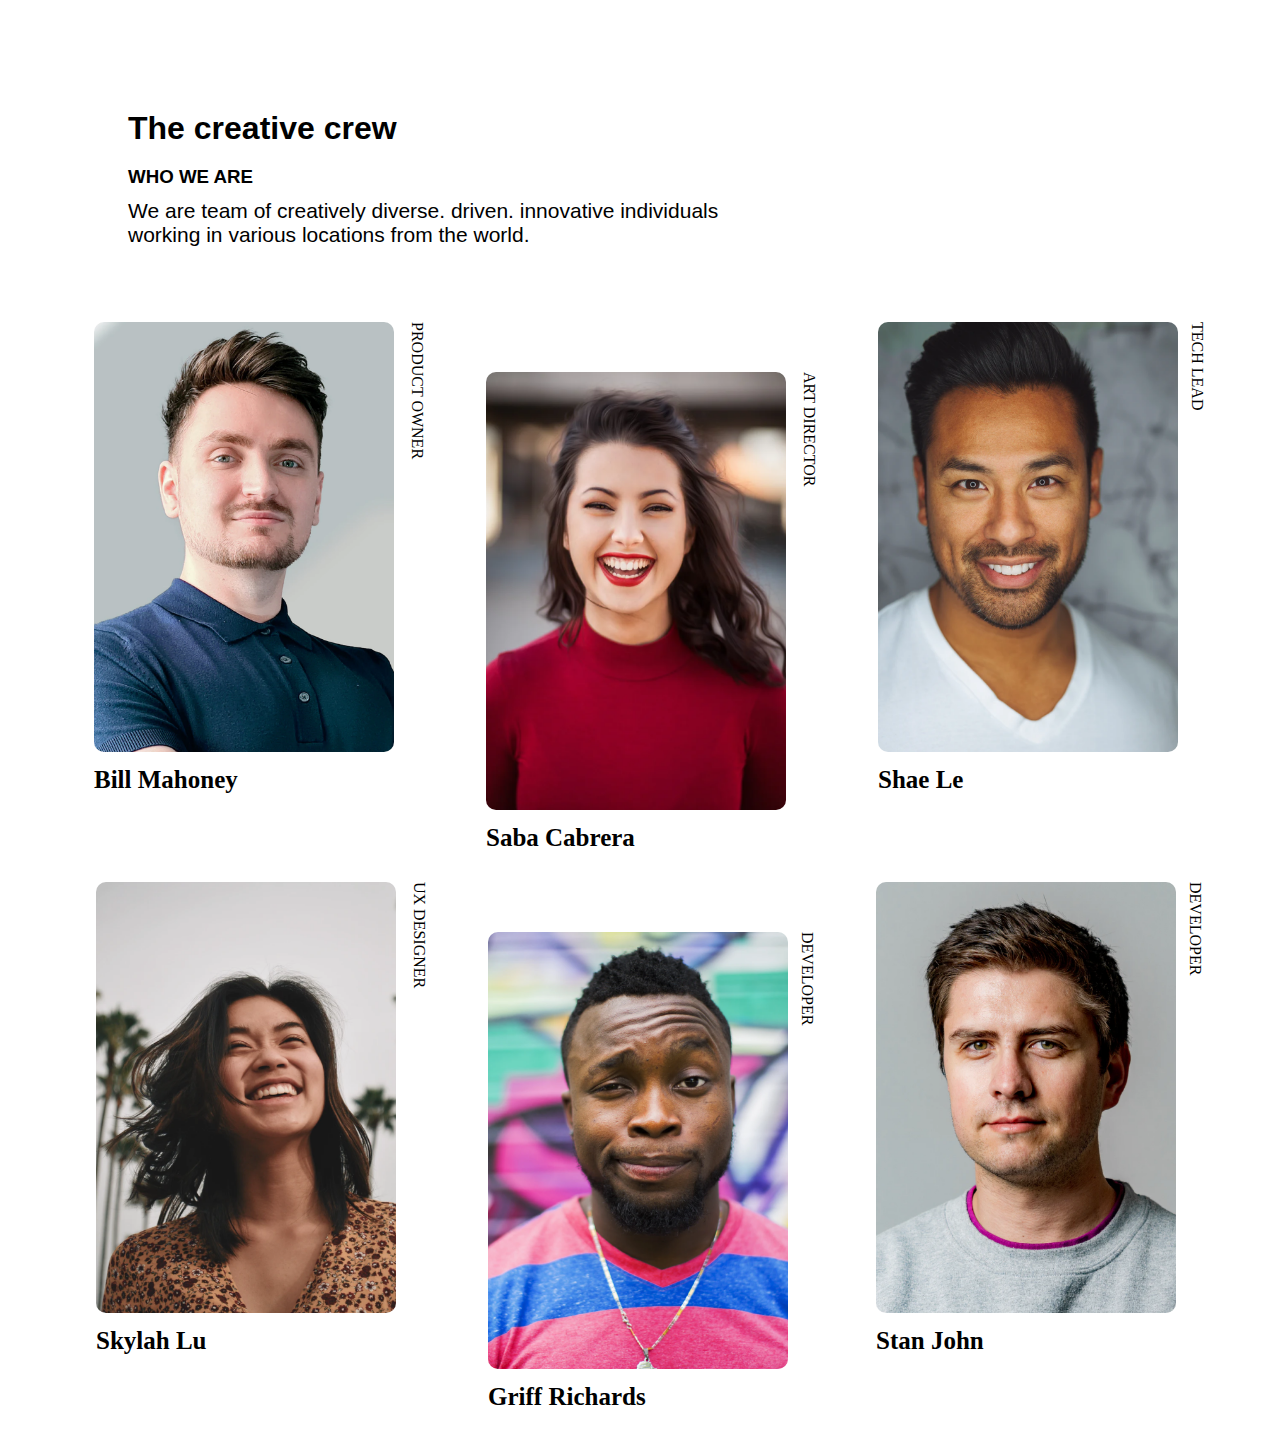
<file: index.html>
<!DOCTYPE html>
<html lang="en">

<head>
    <meta charset="UTF-8">
    <meta name="viewport" content="width=device-width, initial-scale=1.0">
    <title>Document</title>
    <link rel="stylesheet" href="index.css">
</head>

<body>
    <header>
        <h1 id="header1"> The creative crew</h1>
        <div id="header2">
            <h3> WHO WE ARE</h3> <br> <span id="header2-span"> We are team of creatively diverse. driven. innovative
                individuals <br> working
                in various
                locations from the world.</span>
        </div>
    </header>


    <div id="contanier">
        <div id="section1">
            <div class="box box1"> <img src="./images/photo1.png" alt=""> <span>PRODUCT OWNER</span>
                <p>Bill Mahoney</p>
            </div>
            <div class="box box2"> <img src="./images/photo2.png" alt=""> <span>ART DIRECTOR</span>
                <p>Saba Cabrera</p>
            </div>
            <div class="box box3"><img src="./images/photo3.png" alt=""><span>TECH LEAD</span>
                <p>Shae Le</p>
            </div>
            
            <div class="box box4"> <img src="./images/photo4.png" alt=""> <span>UX DESIGNER</span>
                <p>Skylah Lu</p>
            </div>
            <div class="box box5"> <img src="./images/photo5.png" alt=""><span>DEVELOPER</span>
                <p>Griff Richards</p>
            </div>
            <div class="box box6"> <img src="./images/photo6.png" alt=""><span>DEVELOPER</span>
                <p>Stan John</p>
            </div>
        </div>
    </div>



</body>

</html>
</file>
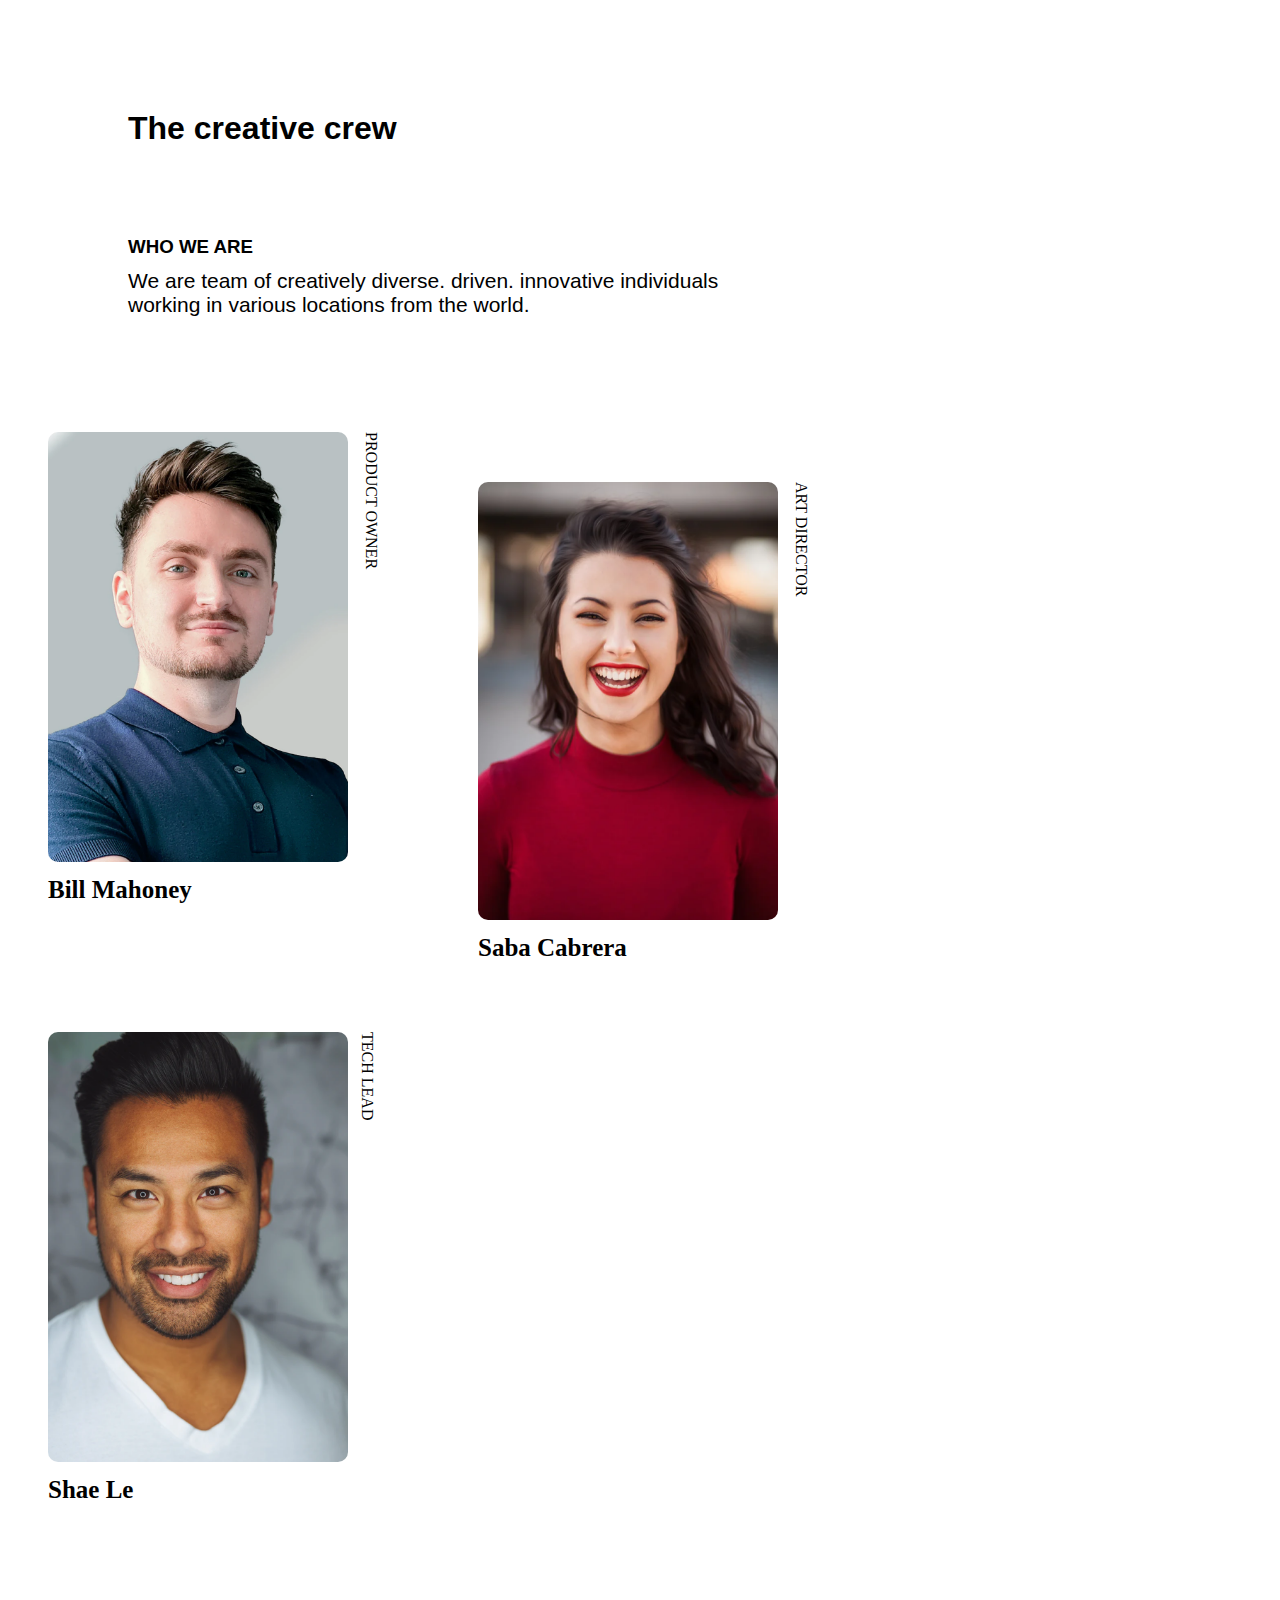
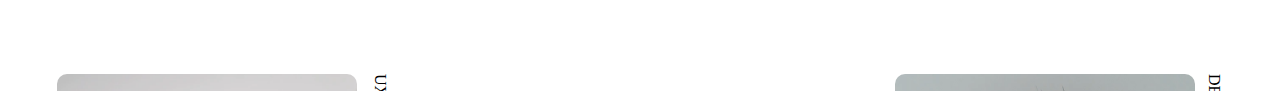
<file: index1.html>
<!DOCTYPE html>
<html lang="en">

<head>
    <meta charset="UTF-8">
    <meta name="viewport" content="width=device-width, initial-scale=1.0">
    <title>Document</title>
    <link rel="stylesheet" href="index1.css">
</head>

<body>
    <header>
        <h1 id="header1"> The creative crew</h1>
        <div id="header2">
            <h3> WHO WE ARE</h3> <br> <span id="header2-span"> We are team of creatively diverse. driven. innovative
                individuals <br> working
                in various
                locations from the world.</span>
        </div>
    </header>


    <div id="contanier">
        <div id="section1">
            <div class="box box1"> <img src="./images/photo1.png" alt=""> <span>PRODUCT OWNER</span>
                <p>Bill Mahoney</p>
            </div>
            <div class="box box2"> <img src="./images/photo2.png" alt=""> <span>ART DIRECTOR</span>
                <p>Saba Cabrera</p>
            </div>
            <div class="box box3"><img src="./images/photo3.png" alt=""><span>TECH LEAD</span>
                <p>Shae Le</p>
            </div>
        </div>
        <div id="section2">
            <div class="box box4"> <img src="./images/photo4.png" alt=""> <span>UX DESIGNER</span>
                <p>Skylah Lu</p>
            </div>
            <div class="box box5"> <img src="./images/photo5.png" alt=""><span>DEVELOPER</span>
                <p>Griff Richards</p>
            </div>
            <div class="box box6"> <img src="./images/photo6.png" alt=""><span>DEVELOPER</span>
                <p>Stan John</p>
            </div>
        </div>
    </div>

</body>

</html>
</file>
<file: index.css>
header {
    width: fit-content;
    margin: 40px auto;
}

header>div, h1 {
    width: fit-content;
    margin: 70px 120px 30px;
    display: inline-block;
    float: left;
    font-family: 'Segoe UI', Tahoma, Geneva, Verdana, sans-serif;
}

#header1 {
    margin-bottom: 0;
}

#header2 {
    /* position: relative; */
    bottom: 20px;
    left: 180px;
}

#header2-span {
    position: relative;
    font-size: 21px;
    bottom: 25px;
}

#contanier {
  
    clear: both;
    display: flex;
    flex-wrap: wrap;
    justify-content: center;
    
    
}

#section1 {
    
    width: 1500px;
    display: inline-flex;
    margin:  auto;
    flex-wrap: wrap;
    justify-content: center;
   
  
}

#section1>div>span {
    vertical-align: top;
    writing-mode: vertical-lr;
    margin-left: 10px;
}

.box {
    margin: 20px;
    padding-left: 20px;
}

.box img {
    width: 300px;
    border-radius: 10px;
}

.box2, .box5 {
    position: relative;
    top: 50px;
}

p {
    font-size: 25px;
    font-weight: bolder;
    position: relative;
    bottom: 15px;
}

@media screen and (max-width:1359px){
    #header2{
        margin-top: 0px;
    }
}
@media screen and (max-width:1205px){
    .box2, .box5 {
        /* position: relative; */
        top: 0px;
    }
}


@media screen and ( max-width:816px){
    #header2{
        margin: auto;
        
    }
    #section1 > div > img{
        width:200px ;
       
    }
}

@media screen and ( max-width:671px){
    #section1 > div > img{
        width: 150px;
    }
    #header1{
        margin: auto;
    }
}
@media screen and ( max-width:517px){
    .box2, .box5 {
        /* position: relative; */
        top: 0px;
    }
}
@media screen and ( max-width:512px){
    #section1 > div > img{
        margin:-10px;
    }
}

@media screen and (max-width:255px){
    #section1 > div {
        margin: 0px;
    }
}
</file>
<file: index1.css>
header{
    width: fit-content;
    margin: 40px auto;
}
header>div,h1{
    width: fit-content;
    margin:70px 120px 30px;
    display: inline-block;
    float: left;
    font-family: 'Segoe UI', Tahoma, Geneva, Verdana, sans-serif ;
    
}
#header1{
    margin-bottom: 0;

   
    
}



#header2{
    /* position: relative; */
    bottom: 20px;
    left: 180px;
    

}
#header2-span{
    position: relative;
    font-size: 21px;
    bottom: 25px;
}

#contanier{
    clear: both;
    margin: 50px auto;
    display: flex;
    flex-wrap: wrap;
    /* background-color: aliceblue; */
    /* width: 70%; */
    /* height: 900px; */
    flex-direction: column;
    /* border: 1px solid; */
    align-items: center;
  
}



.box{
  
    margin: 40px;
        
}

.box img{
    width: 300px;
    border-radius: 10px;
}

#section1,#section2{
    display:inline-flex;
    margin-top: 20px;
    flex-wrap: wrap;
    
}

#section2{
    margin-top:50px;
}

#section1>div>span{
    vertical-align: top;
    writing-mode: vertical-lr;
    margin-left: 10px;
}

#section2>div>span{
    vertical-align: top;
    writing-mode: vertical-lr;
    margin-left: 10px;
}


.box2,.box5{
    position: relative;
    top: 50px;
}

p{
    font-size: 25px;
    font-weight: bolder;
    position: relative;
    bottom: 15px;
}
</file>
